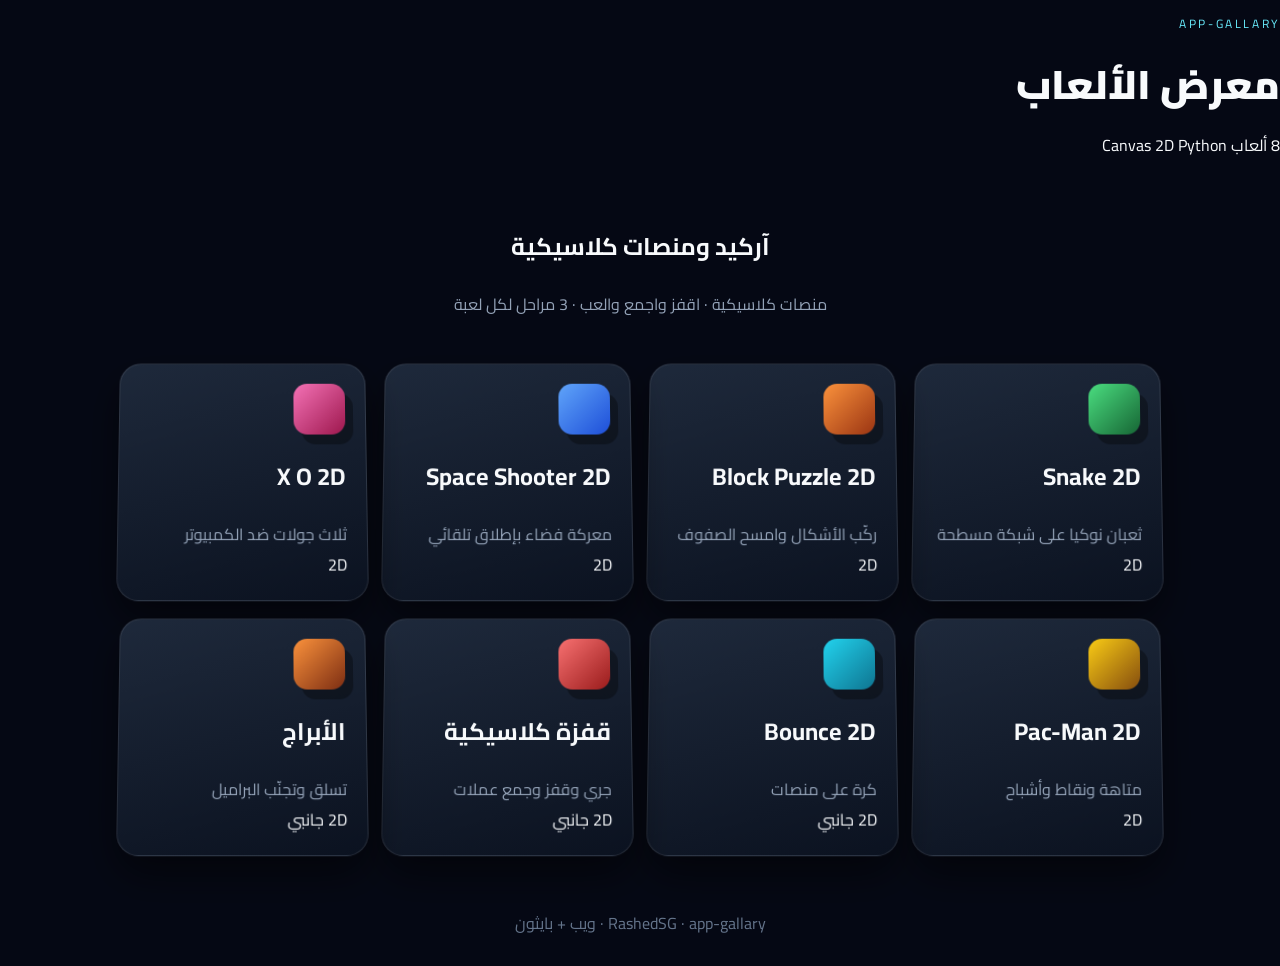
<file: index.html>
<!DOCTYPE html>
<html lang="ar" dir="rtl">
<head>
  <meta charset="UTF-8">
  <meta name="viewport" content="width=device-width, initial-scale=1.0, viewport-fit=cover">
  <meta name="theme-color" content="#7ec8f0">
  <title>معرض الألعاب ثنائي الأبعاد</title>
  <link href="https://fonts.googleapis.com/css2?family=Cairo:wght@400;600;700;800;900&display=swap" rel="stylesheet">
  <link rel="stylesheet" href="style.css">
</head>
<body>
  <div class="shell">
    <nav class="nav">
      <div class="brand">
        <div class="logo"></div>
        <div>
          <p class="kicker">APP-GALLARY</p>
          <h1>معرض الألعاب</h1>
        </div>
      </div>
      <div class="pills">
        <span class="pill">8 ألعاب</span>
        <span class="pill">Canvas 2D</span>
        <span class="pill">Python</span>
      </div>
    </nav>
    <header class="hero">
      <h2>آركيد ومنصات كلاسيكية</h2>
      <p class="sub">منصات كلاسيكية · اقفز واجمع والعب · 3 مراحل لكل لعبة</p>
    </header>
    <main class="grid">
      <a class="card c1" href="games/snake.html"><div class="cube"></div><h2>Snake 2D</h2><p>ثعبان نوكيا على شبكة مسطحة</p><span class="tag">2D</span></a>
      <a class="card c2" href="games/block-puzzle.html"><div class="cube"></div><h2>Block Puzzle 2D</h2><p>ركّب الأشكال وامسح الصفوف</p><span class="tag">2D</span></a>
      <a class="card c3" href="games/space-shooter.html"><div class="cube"></div><h2>Space Shooter 2D</h2><p>معركة فضاء بإطلاق تلقائي</p><span class="tag">2D</span></a>
      <a class="card c4" href="games/xo.html"><div class="cube"></div><h2>X O 2D</h2><p>ثلاث جولات ضد الكمبيوتر</p><span class="tag">2D</span></a>
      <a class="card c5" href="games/pacman.html"><div class="cube"></div><h2>Pac-Man 2D</h2><p>متاهة ونقاط وأشباح</p><span class="tag">2D</span></a>
      <a class="card c6" href="games/bounce.html"><div class="cube"></div><h2>Bounce 2D</h2><p>كرة على منصات</p><span class="tag">2D جانبي</span></a>
      <a class="card c7" href="games/leap.html"><div class="cube"></div><h2>قفزة كلاسيكية</h2><p>جري وقفز وجمع عملات</p><span class="tag">2D جانبي</span></a>
      <a class="card c8" href="games/towers.html"><div class="cube"></div><h2>الأبراج</h2><p>تسلق وتجنّب البراميل</p><span class="tag">2D جانبي</span></a>
    </main>
    <footer>RashedSG · app-gallary · ويب + بايثون</footer>
  </div>
</body>
</html>
</file>
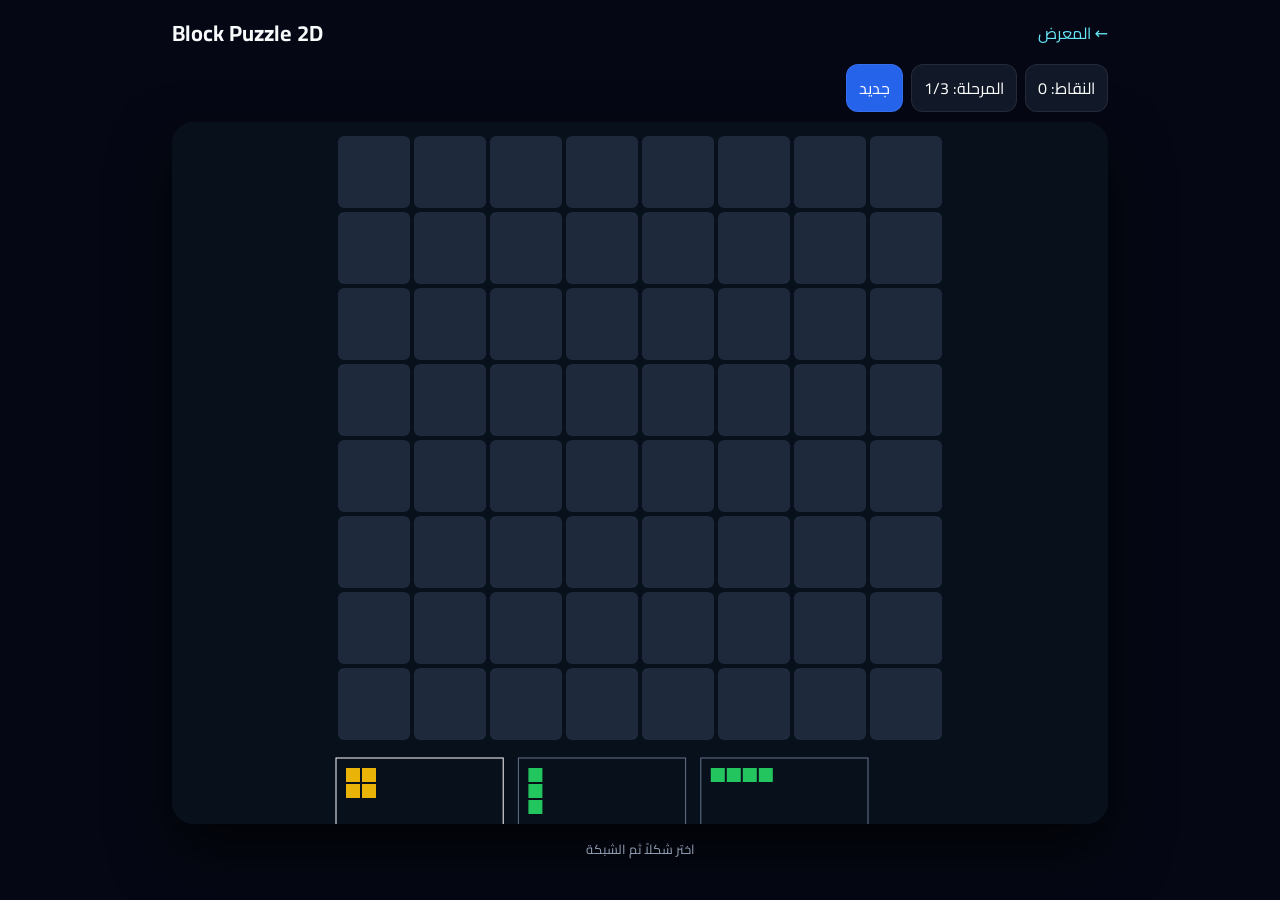
<file: games/block-puzzle.html>
<!DOCTYPE html><html lang="ar" dir="rtl"><head><meta charset="UTF-8"><meta name="viewport" content="width=device-width,initial-scale=1"><title>Block Puzzle 2D</title><link href="https://fonts.googleapis.com/css2?family=Cairo:wght@600;800&display=swap" rel="stylesheet"><link rel="stylesheet" href="../style.css"></head><body><div class="game-wrap"><div class="topbar"><a href="../index.html">← المعرض</a><h2>Block Puzzle 2D</h2></div><div class="hud"><span id="score">0</span><span id="lvl">1/3</span><button id="go">جديد</button></div><div id="view"></div><p class="hint">اختر شكلاً ثم الشبكة</p></div>
<script type="module">
import {makeAudio} from '../audio.js'; import {boot2D,clear} from '../look.js';
const SFX=makeAudio(), view=document.getElementById('view'), {ctx}=boot2D(view);
const G=8, SH=[[[1,1],[1,1]],[[1,1,1]],[[1],[1],[1]],[[1,1,1,1]],[[1,1,1],[1,0,0]]], COLS=['#f97316','#22c55e','#3b82f6','#eab308'];
let occ,pieces,used,cols,pick,score,level;
function reset(){occ=[...Array(G)].map(()=>Array(G).fill(0));score=0;level=1;pick=0;spawn();ui();SFX.start()}
function spawn(){pieces=[0,0,0].map(()=>SH[(Math.random()*SH.length)|0]);used=[false,false,false];cols=[0,0,0].map(()=>COLS[(Math.random()*COLS.length)|0])}
function ui(){document.getElementById('score').textContent='النقاط: '+score;document.getElementById('lvl').textContent='المرحلة: '+level+'/3'}
function layout(){const w=view.clientWidth,h=view.clientHeight,s=Math.max(10,Math.min((w-24)/G,(h-90)/G)|0);return {s,ox:(w-s*G)/2,oy:12}}
function can(sh,gx,gy){for(let j=0;j<sh.length;j++)for(let i=0;i<sh[0].length;i++){if(!sh[j][i])continue;const X=gx+i,Y=gy+j;if(X<0||Y<0||X>=G||Y>=G||occ[Y][X])return false}return true}
function place(sh,gx,gy,c){sh.forEach((row,j)=>row.forEach((v,i)=>{if(v)occ[gy+j][gx+i]=c}));let cl=0;for(let i=0;i<G;i++){if(occ[i].every(Boolean)){occ[i].fill(0);cl++}if(occ.every(r=>r[i])){occ.forEach(r=>r[i]=0);cl++}}score+=sh.flat().filter(Boolean).length;SFX.place();if(cl&&level<3){level++;SFX.level()}ui()}
view.addEventListener('pointerdown',e=>{const r=view.getBoundingClientRect(),L=layout(),px=e.clientX-r.left,py=e.clientY-r.top;
if(py>L.oy+L.s*G+8){const i=((px-L.ox)/(L.s*2.4))|0;if(i>=0&&i<3&&!used[i])pick=i;return}
const gx=((px-L.ox)/L.s)|0,gy=((py-L.oy)/L.s)|0;
if(gx>=0&&gy>=0&&gx<G&&gy<G&&!used[pick]&&can(pieces[pick],gx,gy)){place(pieces[pick],gx,gy,cols[pick]);used[pick]=true;if(used.every(Boolean))spawn()}});
document.getElementById('go').onclick=reset;
function loop(){clear(ctx,view,'#08101c');const L=layout();
for(let y=0;y<G;y++)for(let x=0;x<G;x++){ctx.fillStyle=occ[y][x]||'#1e293b';ctx.beginPath();ctx.roundRect(L.ox+x*L.s+2,L.oy+y*L.s+2,L.s-4,L.s-4,6);ctx.fill()}
pieces.forEach((sh,i)=>{const bx=L.ox+i*L.s*2.4,by=L.oy+L.s*G+16;ctx.strokeStyle=i===pick?'#fff':'#64748b';ctx.strokeRect(bx,by,L.s*2.2,L.s*2.2);if(used[i])return;sh.forEach((row,j)=>row.forEach((v,k)=>{if(!v)return;ctx.fillStyle=cols[i];ctx.fillRect(bx+10+k*16,by+10+j*16,14,14)}))});
requestAnimationFrame(loop)} reset(); requestAnimationFrame(loop);
</script></body></html>
</file>
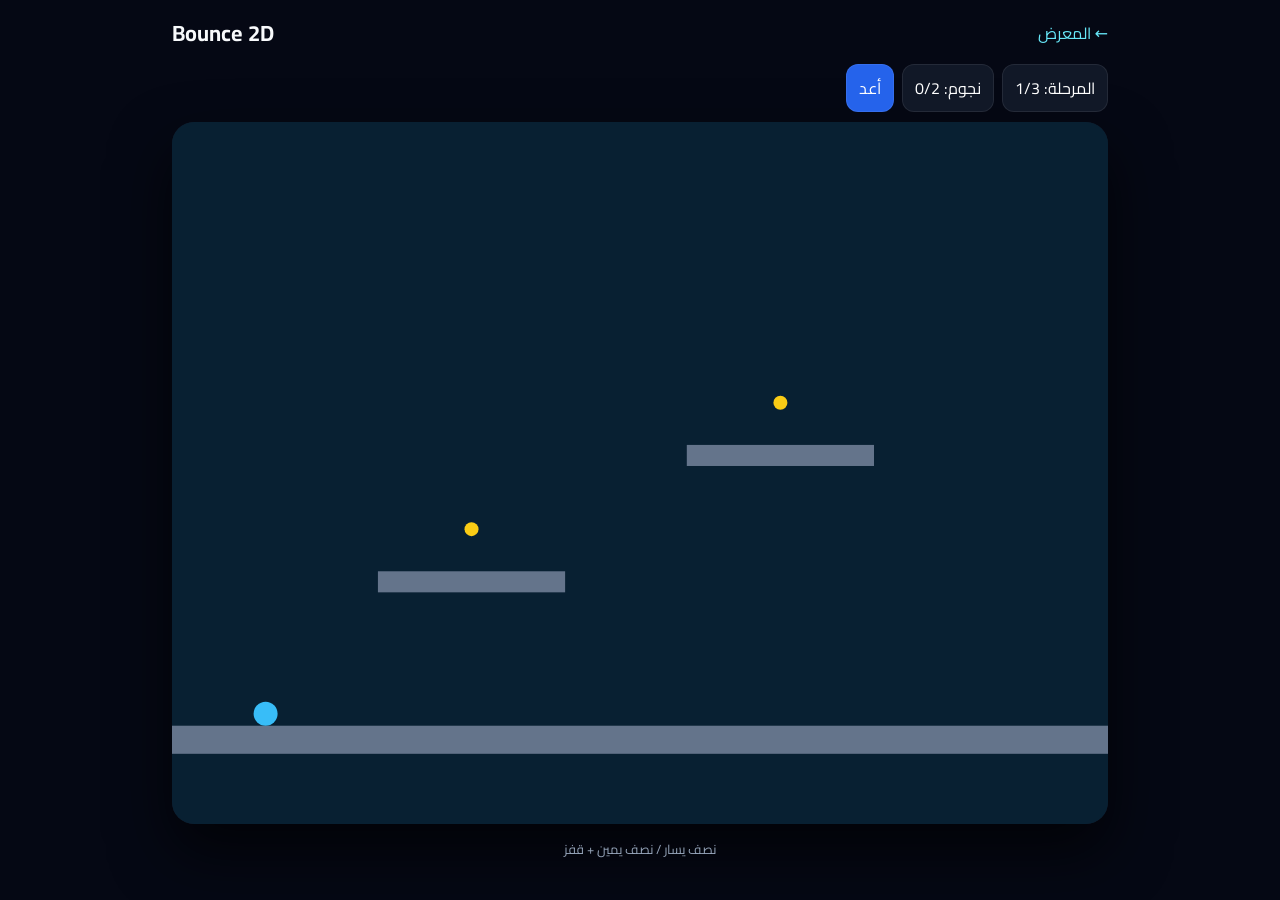
<file: games/bounce.html>
<!DOCTYPE html><html lang="ar" dir="rtl"><head><meta charset="UTF-8"><meta name="viewport" content="width=device-width,initial-scale=1"><title>Bounce 2D</title><link href="https://fonts.googleapis.com/css2?family=Cairo:wght@600;800&display=swap" rel="stylesheet"><link rel="stylesheet" href="../style.css"></head><body><div class="game-wrap"><div class="topbar"><a href="../index.html">← المعرض</a><h2>Bounce 2D</h2></div><div class="hud"><span id="lvl">1/3</span><span id="stars">0</span><button id="go">أعد</button></div><div id="view"></div><p class="hint">نصف يسار / نصف يمين + قفز</p></div>
<script type="module">
import {makeAudio} from '../audio.js'; import {boot2D,clear} from '../look.js';
const SFX=makeAudio(), view=document.getElementById('view'), {ctx}=boot2D(view);
const levels=[[{x:0,y:.86,w:1,h:.04},{x:.22,y:.64,w:.2,h:.03},{x:.55,y:.46,w:.2,h:.03}],[{x:0,y:.9,w:.42,h:.04},{x:.52,y:.9,w:.42,h:.04},{x:.3,y:.66,w:.18,h:.03},{x:.62,y:.46,w:.18,h:.03}],[{x:0,y:.9,w:.3,h:.04},{x:.4,y:.7,w:.2,h:.03},{x:.66,y:.5,w:.18,h:.03},{x:.82,y:.32,w:.14,h:.03}]];
let L,plats,x,y,vx,vy,stars,got,dead,win,keys={},gnd;
function load(){plats=levels[L].map(p=>({...p}));x=.1;y=.7;vx=0;vy=0;stars=plats.slice(1).map(p=>({x:p.x+p.w/2,y:p.y-.06}));got=new Set();dead=false;win=false;document.getElementById('lvl').textContent='المرحلة: '+(L+1)+'/3';document.getElementById('stars').textContent='نجوم: 0/'+stars.length}
function reset(){L=0;load()}
addEventListener('keydown',e=>keys[e.key]=true);addEventListener('keyup',e=>keys[e.key]=false);
view.addEventListener('pointerdown',e=>{const r=view.getBoundingClientRect();if(e.clientX-r.left<r.width/2)keys.ArrowLeft=true;else keys.ArrowRight=true;keys[' ']=true});
view.addEventListener('pointerup',()=>{keys.ArrowLeft=keys.ArrowRight=keys[' ']=false});
document.getElementById('go').onclick=reset;
let last=performance.now();
function loop(now){const dt=Math.min(.033,(now-last)/1000);last=now;const w=view.clientWidth,h=view.clientHeight;
if(!dead&&!win){vx+=(keys.ArrowRight||keys.d?1.6:0)*dt-(keys.ArrowLeft||keys.a?1.6:0)*dt;vx*=Math.pow(.84,dt*60);vy+=2.6*dt;x+=vx*dt;y+=vy*dt;gnd=false;
plats.forEach(p=>{if(x>p.x&&x<p.x+p.w&&y>p.y&&y<p.y+p.h+.04&&vy>=0){y=p.y;vy=0;gnd=true}});
if(gnd&&(keys.ArrowUp||keys.w||keys[' '])){vy=-1.05;SFX.move();keys[' ']=keys.ArrowUp=false}
if(y>1.2){dead=true;SFX.hit()}
stars.forEach((s,i)=>{if(!got.has(i)&&Math.hypot(x-s.x,y-s.y)<.05){got.add(i);SFX.gold();document.getElementById('stars').textContent='نجوم: '+got.size+'/'+stars.length}});
if(got.size===stars.length){if(L<2){L++;load()}else win=true}}
clear(ctx,view,'#082032');ctx.fillStyle='#64748b';plats.forEach(p=>ctx.fillRect(p.x*w,p.y*h,p.w*w,Math.max(8,p.h*h)));
ctx.fillStyle='#facc15';stars.forEach((s,i)=>{if(!got.has(i)){ctx.beginPath();ctx.arc(s.x*w,s.y*h,7,0,7);ctx.fill()}});
ctx.fillStyle='#38bdf8';ctx.beginPath();ctx.arc(x*w,y*h-12,12,0,7);ctx.fill();requestAnimationFrame(loop)}
reset();requestAnimationFrame(loop);
</script></body></html>
</file>
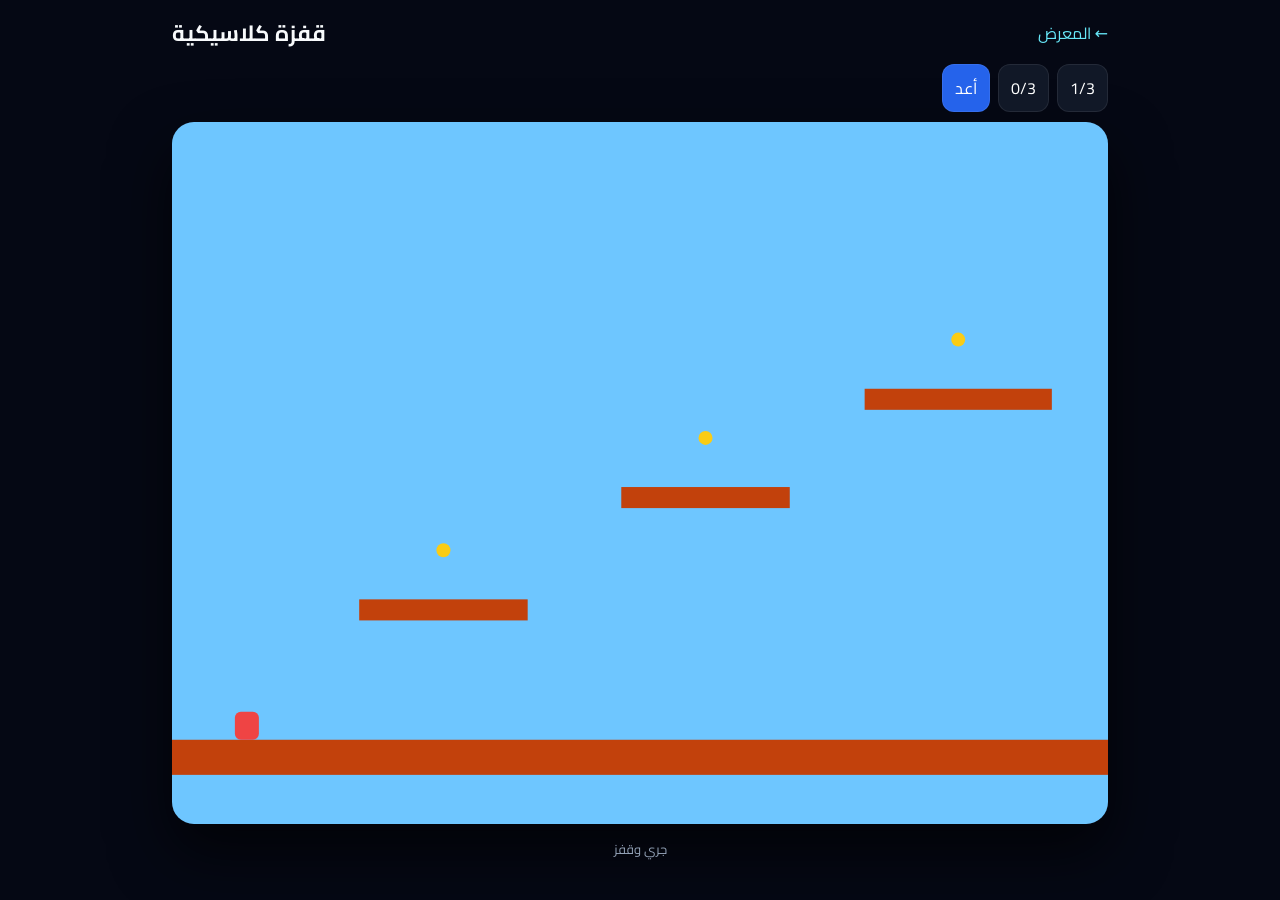
<file: games/leap.html>
<!DOCTYPE html><html lang="ar" dir="rtl"><head><meta charset="UTF-8"><meta name="viewport" content="width=device-width,initial-scale=1"><title>قفزة 2D</title><link href="https://fonts.googleapis.com/css2?family=Cairo:wght@600;800&display=swap" rel="stylesheet"><link rel="stylesheet" href="../style.css"></head><body><div class="game-wrap"><div class="topbar"><a href="../index.html">← المعرض</a><h2>قفزة كلاسيكية</h2></div><div class="hud"><span id="lvl">1/3</span><span id="coins">0</span><button id="go">أعد</button></div><div id="view"></div><p class="hint">جري وقفز</p></div>
<script type="module">
import {makeAudio} from '../audio.js';import {boot2D,clear} from '../look.js';
const SFX=makeAudio(),view=document.getElementById('view'),{ctx}=boot2D(view);
const levels=[[{x:0,y:.88,w:1,h:.05},{x:.2,y:.68,w:.18,h:.03},{x:.48,y:.52,w:.18,h:.03},{x:.74,y:.38,w:.2,h:.03}],[{x:0,y:.9,w:.4,h:.04},{x:.5,y:.9,w:.5,h:.04},{x:.28,y:.7,w:.16,h:.03},{x:.55,y:.54,w:.16,h:.03},{x:.78,y:.38,w:.18,h:.03}],[{x:0,y:.9,w:.32,h:.04},{x:.4,y:.74,w:.18,h:.03},{x:.62,y:.58,w:.16,h:.03},{x:.8,y:.4,w:.16,h:.03}]];
let L,plats,x,y,vx,vy,coins,got,dead,win,keys={};
function load(){plats=levels[L].map(p=>({...p}));x=.08;y=.7;vx=0;vy=0;coins=plats.slice(1).map(p=>({x:p.x+p.w/2,y:p.y-.07}));got=new Set();dead=false;win=false;document.getElementById('lvl').textContent=(L+1)+'/3';document.getElementById('coins').textContent='0/'+coins.length}
function reset(){L=0;load()}
addEventListener('keydown',e=>keys[e.key]=true);addEventListener('keyup',e=>keys[e.key]=false);
view.addEventListener('pointerdown',e=>{const r=view.getBoundingClientRect();if(e.clientX-r.left<r.width/2)keys.ArrowLeft=true;else keys.ArrowRight=true;keys[' ']=true});
view.addEventListener('pointerup',()=>{keys.ArrowLeft=keys.ArrowRight=keys[' ']=false});
document.getElementById('go').onclick=reset;
let last=performance.now();
function loop(now){const dt=Math.min(.033,(now-last)/1000);last=now;const w=view.clientWidth,h=view.clientHeight;
if(!dead&&!win){vx+=(keys.ArrowRight||keys.d?1.8:0)*dt-(keys.ArrowLeft||keys.a?1.8:0)*dt;vx*=Math.pow(.82,dt*60);vy+=2.8*dt;x+=vx*dt;y+=vy*dt;
plats.forEach(p=>{if(x>p.x&&x<p.x+p.w&&y>p.y&&y<p.y+p.h+.05&&vy>=0){y=p.y;vy=0;if(keys.ArrowUp||keys.w||keys[' ']){vy=-1.12;SFX.move();keys[' ']=false}}});
if(y>1.2)dead=true;coins.forEach((c,i)=>{if(!got.has(i)&&Math.hypot(x-c.x,y-c.y)<.06){got.add(i);SFX.gold();document.getElementById('coins').textContent=got.size+'/'+coins.length}});if(got.size===coins.length){if(L<2){L++;load()}else win=true}}
clear(ctx,view,'#6ec6ff');ctx.fillStyle='#c2410c';plats.forEach(p=>ctx.fillRect(p.x*w,p.y*h,p.w*w,Math.max(10,p.h*h)));
ctx.fillStyle='#facc15';coins.forEach((c,i)=>{if(!got.has(i)){ctx.beginPath();ctx.arc(c.x*w,c.y*h,7,0,7);ctx.fill()}});
ctx.fillStyle='#ef4444';ctx.beginPath();ctx.roundRect(x*w-12,y*h-28,24,28,6);ctx.fill();requestAnimationFrame(loop)}
reset();requestAnimationFrame(loop);
</script></body></html>
</file>
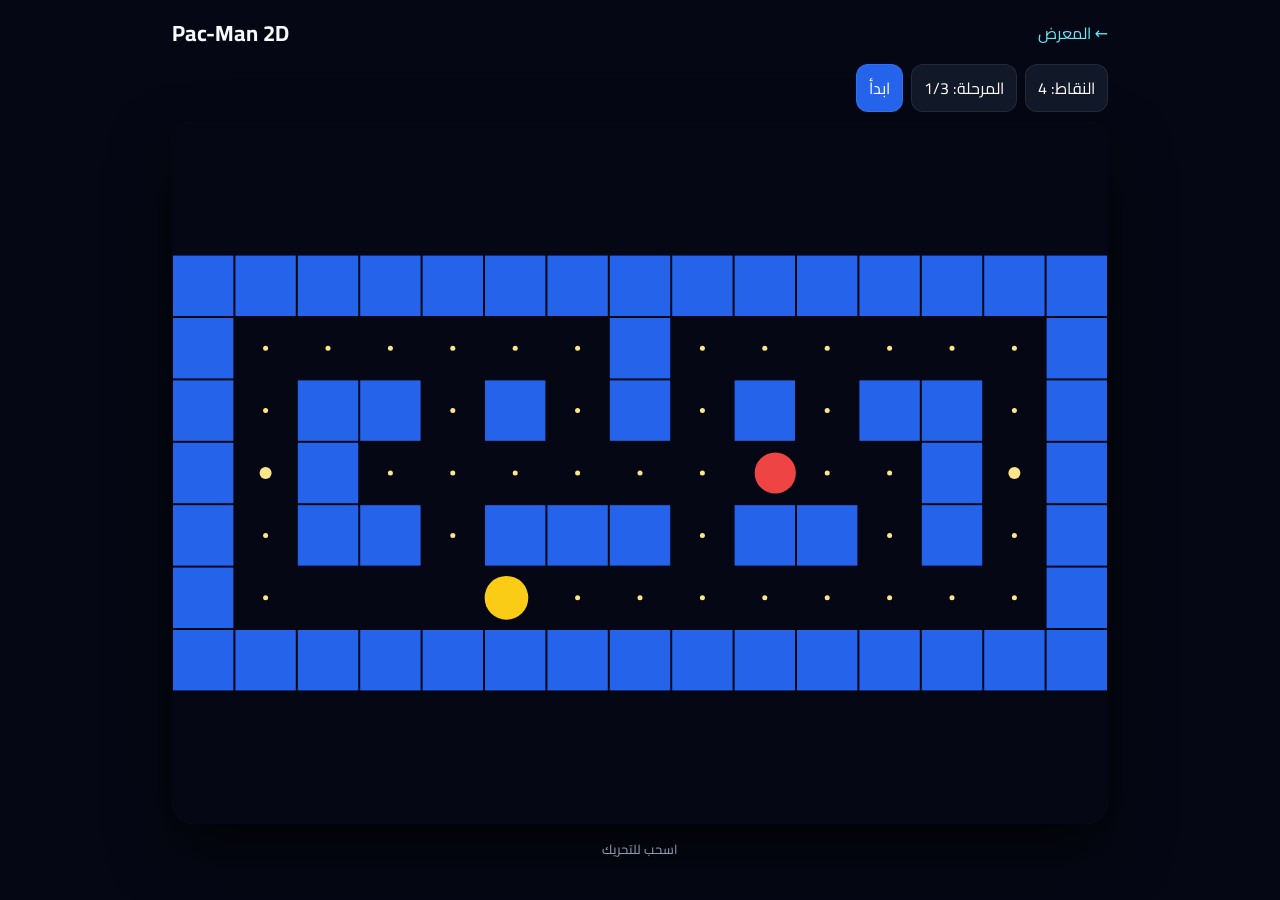
<file: games/pacman.html>
<!DOCTYPE html><html lang="ar" dir="rtl"><head><meta charset="UTF-8"><meta name="viewport" content="width=device-width,initial-scale=1"><title>Pac-Man 2D</title><link href="https://fonts.googleapis.com/css2?family=Cairo:wght@600;800&display=swap" rel="stylesheet"><link rel="stylesheet" href="../style.css"></head><body><div class="game-wrap"><div class="topbar"><a href="../index.html">← المعرض</a><h2>Pac-Man 2D</h2></div><div class="hud"><span id="score">النقاط: 0</span><span id="lvl">المرحلة: 1/3</span><button id="go">ابدأ</button></div><div id="view"></div><p class="hint">اسحب للتحريك</p></div>
<script type="module">
import {makeAudio} from '../audio.js';
import {boot2D,clear} from '../look.js';
const SFX=makeAudio();
const MAP=['###############','#......#......#','#.##.#.#.#.##.#','#o#.........#o#','#.##.###.##.#.#','#.............#','###############'];
const R=MAP.length,C=MAP[0].length, view=document.getElementById('view'), {ctx}=boot2D(view);
let px,py,d,nd,dots,gx,gy,gdir,score,level,alive;
function walk(x,y){return MAP[y|0]&&MAP[y|0][x|0]&&MAP[y|0][x|0]!=='#'}
function spawnDots(){dots=[]; for(let y=0;y<R;y++)for(let x=0;x<C;x++) if('.o'.includes(MAP[y][x])) dots.push({x,y,p:MAP[y][x]==='o'?5:1})}
function reset(){px=1.5;py=5;d={x:1,y:0};nd=d;gx=7;gy=3;gdir=1;score=0;level=1;alive=true;spawnDots();ui();SFX.start()}
function ui(){document.getElementById('score').textContent='النقاط: '+score; document.getElementById('lvl').textContent='المرحلة: '+level+'/3'}
function setDir(x,y){nd={x,y}}
addEventListener('keydown',e=>{const m={ArrowLeft:[-1,0],a:[-1,0],ArrowRight:[1,0],d:[1,0],ArrowUp:[0,-1],w:[0,-1],ArrowDown:[0,1],s:[0,1]}; const v=m[e.key]; if(v)setDir(v[0],v[1])});
let sx,sy; view.addEventListener('pointerdown',e=>{sx=e.clientX;sy=e.clientY});
view.addEventListener('pointerup',e=>{const dx=e.clientX-sx,dy=e.clientY-sy; if(Math.hypot(dx,dy)<10)return; if(Math.abs(dx)>Math.abs(dy)) setDir(dx>0?1:-1,0); else setDir(0,dy>0?1:-1)});
document.getElementById('go').onclick=reset;
let last=performance.now();
function loop(now){
  const dt=Math.min(.04,(now-last)/1000); last=now;
  if(alive){
    if(walk(px+nd.x*.2,py+nd.y*.2)) d=nd;
    const nx=px+d.x*3.1*dt, ny=py+d.y*3.1*dt; if(walk(nx,ny)){px=nx;py=ny}
    dots=dots.filter(o=>{if(Math.hypot(o.x-px,o.y-py)<.4){score+=o.p;SFX.eat();ui();return false} return true});
    if(!walk(gx+gdir*.15,gy)) gdir*=-1; gx+=gdir*2*dt;
    if(Math.hypot(gx-px,gy-py)<.45){alive=false;SFX.hit()}
    if(!dots.length){if(level<3){level++;SFX.level();px=1.5;py=5;spawnDots();ui()} else {alive=false;SFX.win()}}
  }
  const w=view.clientWidth,h=view.clientHeight,cs=Math.min(w/C,(h-8)/R), ox=(w-cs*C)/2, oy=(h-cs*R)/2;
  clear(ctx,view,'#050814');
  for(let y=0;y<R;y++)for(let x=0;x<C;x++) if(MAP[y][x]==='#'){ctx.fillStyle='#2563eb'; ctx.fillRect(ox+x*cs+1,oy+y*cs+1,cs-2,cs-2)}
  dots.forEach(o=>{ctx.fillStyle='#fde68a'; ctx.beginPath(); ctx.arc(ox+(o.x+.5)*cs,oy+(o.y+.5)*cs,o.p>1?6:2.5,0,7); ctx.fill()});
  ctx.fillStyle='#facc15'; ctx.beginPath(); ctx.arc(ox+(px+.5)*cs,oy+(py+.5)*cs,cs*.35,0,7); ctx.fill();
  ctx.fillStyle='#ef4444'; ctx.beginPath(); ctx.arc(ox+(gx+.5)*cs,oy+(gy+.5)*cs,cs*.33,0,7); ctx.fill();
  requestAnimationFrame(loop);
}
reset(); requestAnimationFrame(loop);
</script></body></html>
</file>
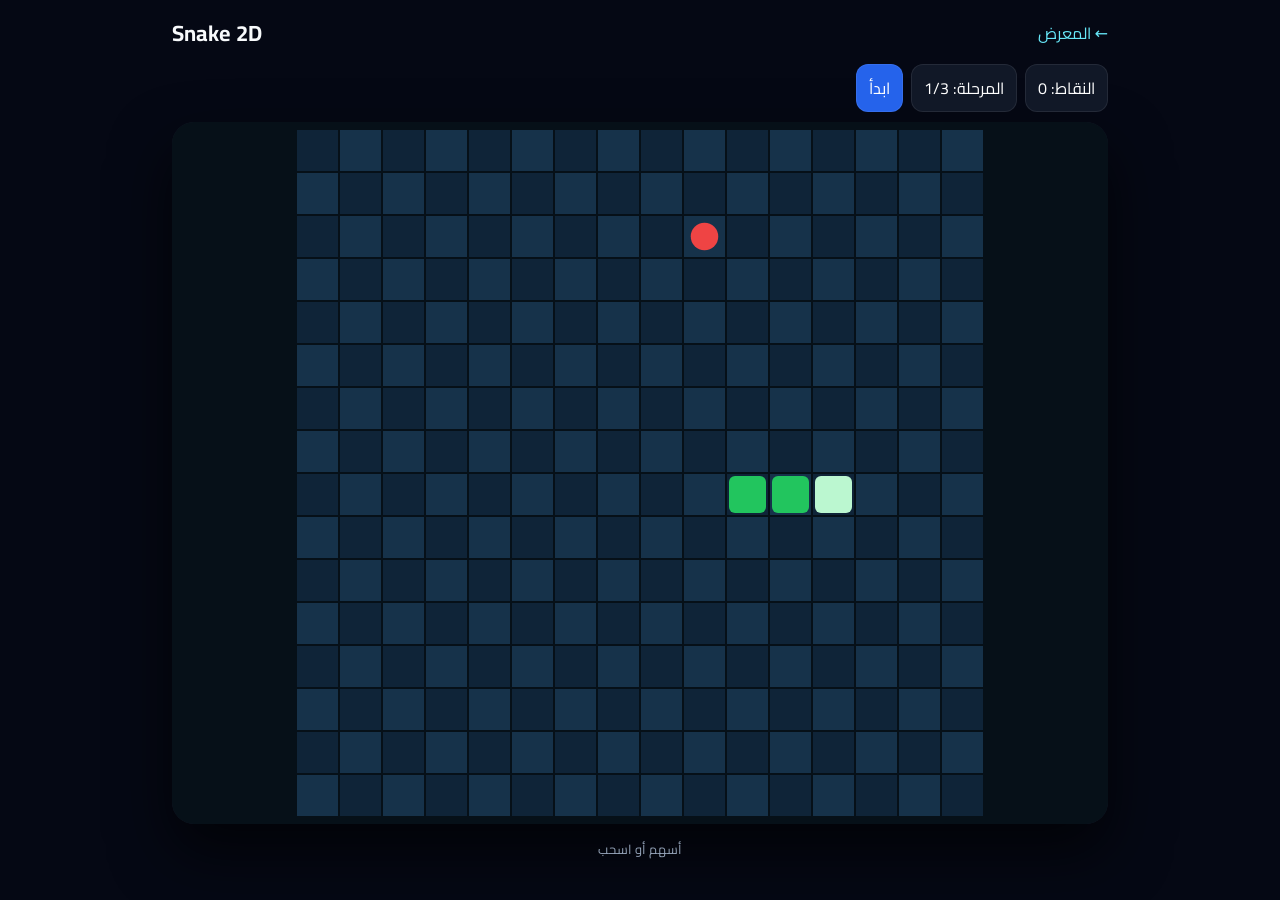
<file: games/snake.html>
<!DOCTYPE html><html lang="ar" dir="rtl"><head><meta charset="UTF-8"><meta name="viewport" content="width=device-width,initial-scale=1"><title>Snake 2D</title><link href="https://fonts.googleapis.com/css2?family=Cairo:wght@600;800&display=swap" rel="stylesheet"><link rel="stylesheet" href="../style.css"></head><body><div class="game-wrap"><div class="topbar"><a href="../index.html">← المعرض</a><h2>Snake 2D</h2></div><div class="hud"><span id="score">النقاط: 0</span><span id="lvl">المرحلة: 1/3</span><button id="go">ابدأ</button></div><div id="view"></div><p class="hint">أسهم أو اسحب</p></div>
<script type="module">
import {makeAudio} from '../audio.js';
import {boot2D,clear} from '../look.js';
const SFX=makeAudio(); const view=document.getElementById('view'); const {ctx}=boot2D(view); const N=16;
let snake,dir,nd,food,score,alive,acc=0,step=.16,level=1;
function geom(){const w=view.clientWidth,h=view.clientHeight; const s=Math.floor(Math.min(w,h-8)/N); return {s,ox:(w-s*N)/2,oy:(h-s*N)/2}}
function reset(){snake=[{x:6,y:8},{x:5,y:8},{x:4,y:8}]; dir={x:1,y:0}; nd=dir; score=0; alive=true; acc=0; level=1; step=.16; place(); SFX.start(); ui()}
function place(){do{food={x:(Math.random()*N)|0,y:(Math.random()*N)|0}}while(snake.some(s=>s.x===food.x&&s.y===food.y))}
function ui(){document.getElementById('score').textContent='النقاط: '+score; document.getElementById('lvl').textContent='المرحلة: '+level+'/3'}
function tick(){if(!alive)return; dir=nd; const h={x:snake[0].x+dir.x,y:snake[0].y+dir.y}; if(h.x<0||h.y<0||h.x>=N||h.y>=N||snake.some(s=>s.x===h.x&&s.y===h.y)){alive=false;SFX.hit();return} snake.unshift(h); if(h.x===food.x&&h.y===food.y){score++;SFX.eat(); if(level<3&&score>=level*8){level++;step=Math.max(.09,step-.025);SFX.level()} place()} else snake.pop(); ui()}
function setDir(x,y){if(dir.x+x===0&&dir.y+y===0)return; nd={x,y}}
addEventListener('keydown',e=>{const m={ArrowLeft:[-1,0],a:[-1,0],ArrowRight:[1,0],d:[1,0],ArrowUp:[0,-1],w:[0,-1],ArrowDown:[0,1],s:[0,1]}; const v=m[e.key]; if(v) setDir(v[0],v[1])});
let sx,sy; view.addEventListener('pointerdown',e=>{sx=e.clientX;sy=e.clientY});
view.addEventListener('pointerup',e=>{const dx=e.clientX-sx,dy=e.clientY-sy; if(Math.hypot(dx,dy)<12)return; if(Math.abs(dx)>Math.abs(dy)) setDir(dx>0?1:-1,0); else setDir(0,dy>0?1:-1)});
document.getElementById('go').onclick=reset;
let last=performance.now();
function loop(now){const dt=Math.min(.05,(now-last)/1000); last=now; acc+=dt; while(acc>step){acc-=step;tick()} const {s,ox,oy}=geom(); clear(ctx,view,'#061018');
for(let y=0;y<N;y++)for(let x=0;x<N;x++){ctx.fillStyle=(x+y)%2?'#16324a':'#0f2438';ctx.fillRect(ox+x*s+1,oy+y*s+1,s-2,s-2)}
ctx.fillStyle='#ef4444'; ctx.beginPath(); ctx.arc(ox+food.x*s+s/2,oy+food.y*s+s/2,s*.32,0,7); ctx.fill();
snake.forEach((p,i)=>{ctx.fillStyle=i?'#22c55e':'#bbf7d0'; ctx.beginPath(); ctx.roundRect(ox+p.x*s+3,oy+p.y*s+3,s-6,s-6,6); ctx.fill()});
requestAnimationFrame(loop)} reset(); requestAnimationFrame(loop);
</script></body></html>
</file>
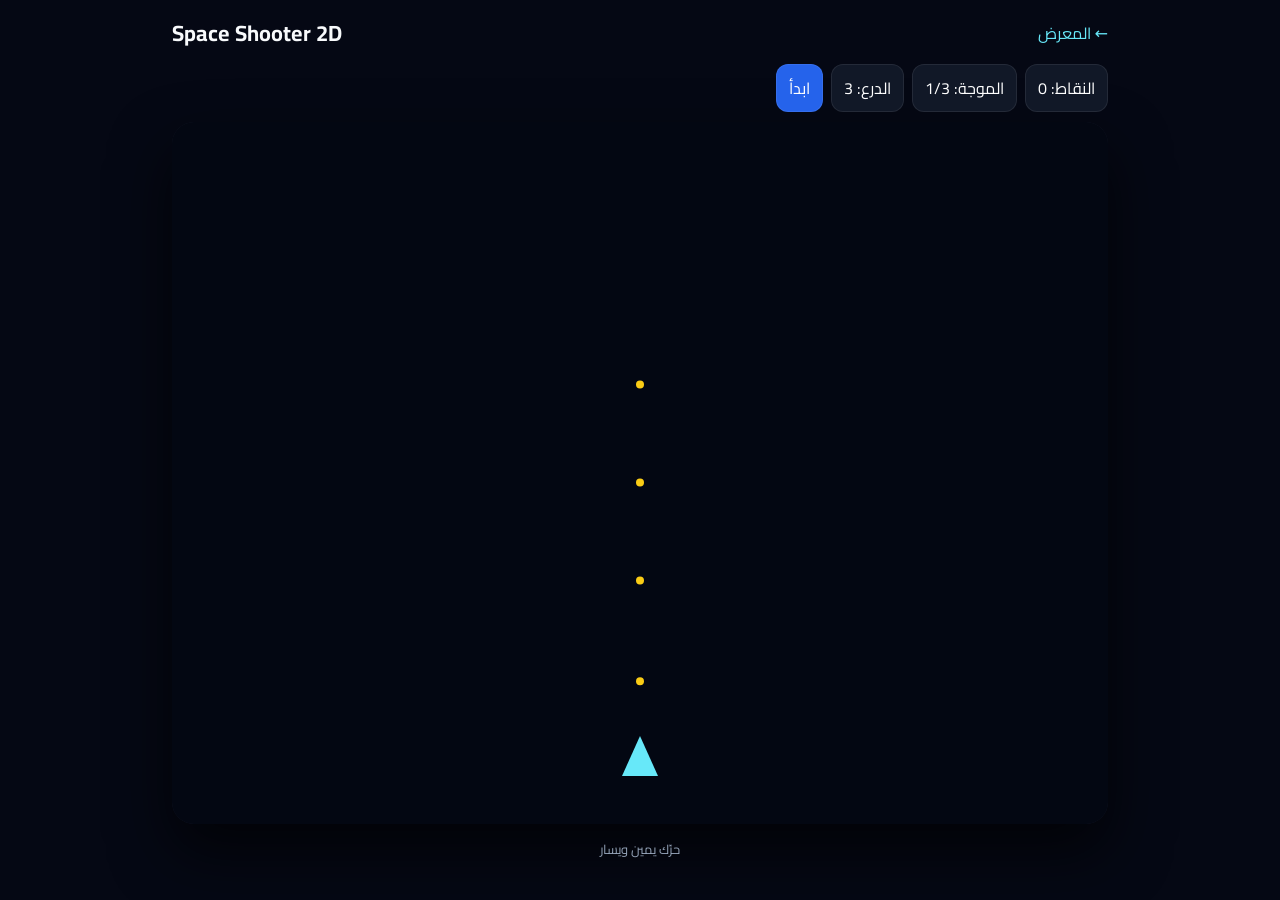
<file: games/space-shooter.html>
<!DOCTYPE html><html lang="ar" dir="rtl"><head><meta charset="UTF-8"><meta name="viewport" content="width=device-width,initial-scale=1"><title>Space 2D</title><link href="https://fonts.googleapis.com/css2?family=Cairo:wght@600;800&display=swap" rel="stylesheet"><link rel="stylesheet" href="../style.css"></head><body><div class="game-wrap"><div class="topbar"><a href="../index.html">← المعرض</a><h2>Space Shooter 2D</h2></div><div class="hud"><span id="score">النقاط: 0</span><span id="lvl">الموجة: 1/3</span><span id="hp">الدرع: 3</span><button id="go">ابدأ</button></div><div id="view"></div><p class="hint">حرّك يمين ويسار</p></div>
<script type="module">
import {makeAudio} from '../audio.js';
import {boot2D,clear} from '../look.js';
const SFX=makeAudio(); const view=document.getElementById('view'); const {ctx}=boot2D(view);
let x,target,bullets,enemies,score,hp,wave,run,t;
function reset(){x=.5;target=.5;bullets=[];enemies=[];score=0;hp=3;wave=1;run=true;t=0;ui();SFX.start()}
function ui(){scoreEl('score','النقاط: '+score); scoreEl('lvl','الموجة: '+wave+'/3'); scoreEl('hp','الدرع: '+hp)}
function scoreEl(id,v){document.getElementById(id).textContent=v}
function aim(e){const r=view.getBoundingClientRect(); target=Math.min(.95,Math.max(.05,(e.clientX-r.left)/r.width))}
view.addEventListener('pointerdown',aim); view.addEventListener('pointermove',aim);
document.getElementById('go').onclick=reset;
let last=performance.now();
function loop(now){
  const dt=Math.min(.04,(now-last)/1000); last=now; t+=dt;
  const w=view.clientWidth,h=view.clientHeight;
  if(run){
    x+=(target-x)*Math.min(1,dt*8);
    if(t>.22){t=0;bullets.push({x:x*w,y:h-70});SFX.shoot()}
    if(Math.random()<dt*(.9+wave*.35)) enemies.push({x:40+Math.random()*(w-80),y:-20});
    bullets.forEach(b=>b.y-=420*dt); enemies.forEach(e=>e.y+=(140+score)*dt);
    bullets.forEach(b=>enemies.forEach(e=>{if(Math.hypot(b.x-e.x,b.y-e.y)<28){e.dead=true;b.y=-9;score++;SFX.eat();if(wave<3&&score>=wave*8){wave++;SFX.level()}ui()}}));
    enemies.forEach(e=>{if(e.y>h-20||Math.hypot(e.x-x*w,e.y-(h-54))<30){e.dead=true;hp--;SFX.hit();ui();if(hp<=0)run=false}});
    bullets=bullets.filter(b=>b.y>-10); enemies=enemies.filter(e=>!e.dead&&e.y<h+30);
  }
  clear(ctx,view,'#030712');
  ctx.fillStyle='#67e8f9'; ctx.beginPath(); ctx.moveTo(x*w,h-88); ctx.lineTo(x*w-18,h-48); ctx.lineTo(x*w+18,h-48); ctx.fill();
  ctx.fillStyle='#facc15'; bullets.forEach(b=>{ctx.beginPath();ctx.arc(b.x,b.y,4,0,7);ctx.fill()});
  ctx.fillStyle='#fb7185'; enemies.forEach(e=>{ctx.beginPath();ctx.moveTo(e.x,e.y+16);ctx.lineTo(e.x-14,e.y-10);ctx.lineTo(e.x+14,e.y-10);ctx.fill()});
  requestAnimationFrame(loop);
}
reset(); requestAnimationFrame(loop);
</script></body></html>
</file>
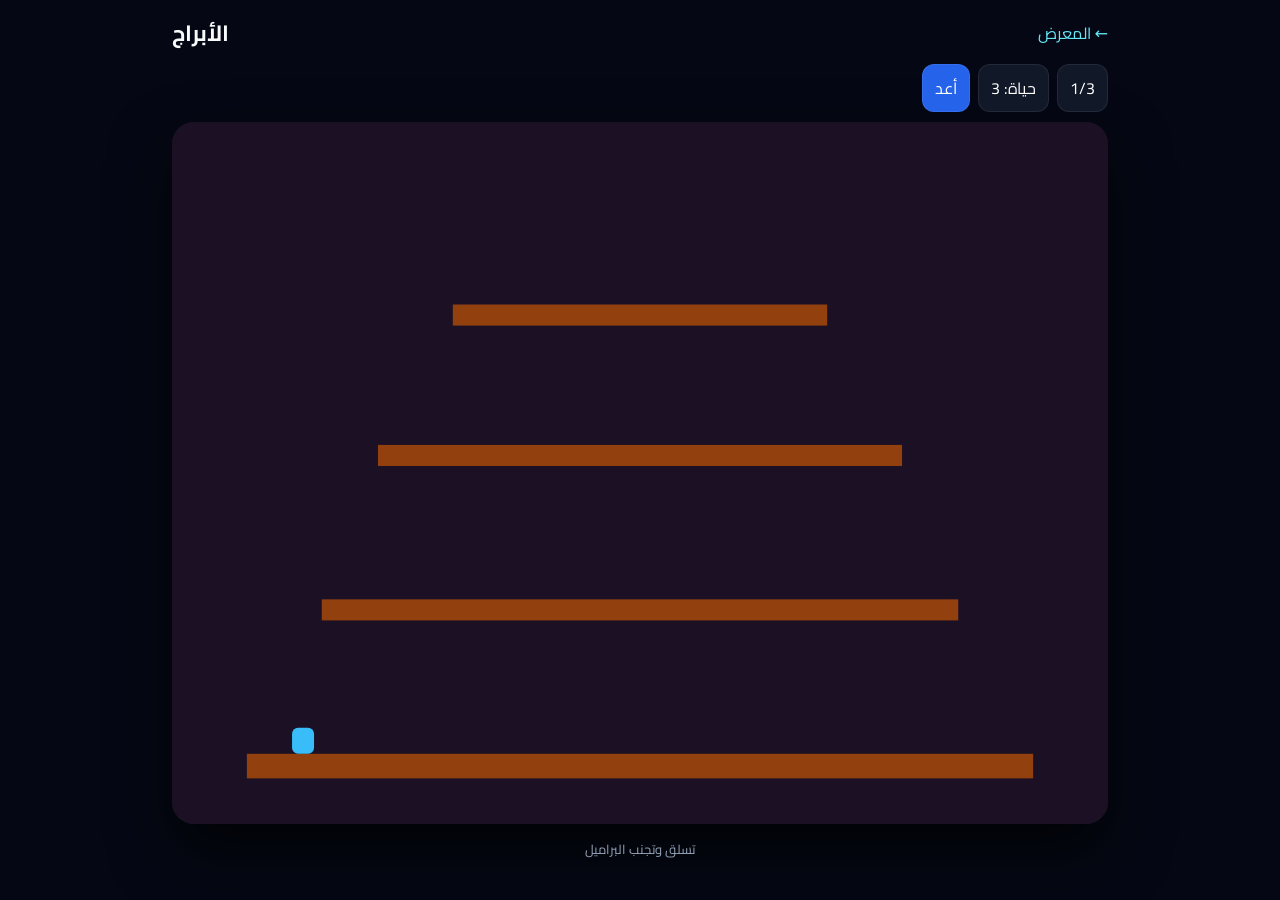
<file: games/towers.html>
<!DOCTYPE html><html lang="ar" dir="rtl"><head><meta charset="UTF-8"><meta name="viewport" content="width=device-width,initial-scale=1"><title>الأبراج 2D</title><link href="https://fonts.googleapis.com/css2?family=Cairo:wght@600;800&display=swap" rel="stylesheet"><link rel="stylesheet" href="../style.css"></head><body><div class="game-wrap"><div class="topbar"><a href="../index.html">← المعرض</a><h2>الأبراج</h2></div><div class="hud"><span id="lvl">1/3</span><span id="hp">3</span><button id="go">أعد</button></div><div id="view"></div><p class="hint">تسلق وتجنب البراميل</p></div>
<script type="module">
import {makeAudio} from '../audio.js';import {boot2D,clear} from '../look.js';
const SFX=makeAudio(),view=document.getElementById('view'),{ctx}=boot2D(view);
const floors=[[{x:.08,y:.9,w:.84,h:.035},{x:.16,y:.68,w:.68,h:.03},{x:.22,y:.46,w:.56,h:.03},{x:.3,y:.26,w:.4,h:.03}],[{x:.08,y:.9,w:.84,h:.035},{x:.2,y:.68,w:.6,h:.03},{x:.14,y:.46,w:.6,h:.03},{x:.28,y:.24,w:.5,h:.03}],[{x:.08,y:.92,w:.84,h:.03},{x:.1,y:.72,w:.48,h:.03},{x:.42,y:.54,w:.48,h:.03},{x:.16,y:.36,w:.48,h:.03},{x:.4,y:.18,w:.36,h:.03}]];
let L,plats,x,y,vx,vy,hp,dead,win,keys={},barrels,acc;
function load(){plats=floors[L].map(p=>({...p}));x=.14;y=.82;vx=0;vy=0;dead=false;win=false;barrels=[];acc=0;document.getElementById('lvl').textContent=(L+1)+'/3';document.getElementById('hp').textContent='حياة: '+hp}
function reset(){hp=3;L=0;load()}
addEventListener('keydown',e=>keys[e.key]=true);addEventListener('keyup',e=>keys[e.key]=false);
view.addEventListener('pointerdown',e=>{const r=view.getBoundingClientRect();if(e.clientX-r.left<r.width/2)keys.ArrowLeft=true;else keys.ArrowRight=true;keys[' ']=true});
view.addEventListener('pointerup',()=>{keys.ArrowLeft=keys.ArrowRight=keys[' ']=false});
document.getElementById('go').onclick=reset;
let last=performance.now();
function loop(now){const dt=Math.min(.033,(now-last)/1000);last=now;const w=view.clientWidth,h=view.clientHeight;
if(!dead&&!win){vx+=(keys.ArrowRight||keys.d?1.5:0)*dt-(keys.ArrowLeft||keys.a?1.5:0)*dt;vx*=Math.pow(.84,dt*60);vy+=2.5*dt;x+=vx*dt;y+=vy*dt;
plats.forEach(p=>{if(x>p.x&&x<p.x+p.w&&y>p.y&&y<p.y+p.h+.05&&vy>=0){y=p.y;vy=0;if(keys[' ']||keys.ArrowUp){vy=-1;SFX.move();keys[' ']=false}}});
if(y>1.15){hp--;if(hp<=0)dead=true;else load()}
acc+=dt;if(acc>1.15){acc=0;const t=plats.at(-1);barrels.push({x:t.x+t.w/2,y:t.y,vx:(Math.random()>.5?1:-1)*.22,vy:0})}
barrels.forEach(b=>{b.vy+=2.2*dt;b.x+=b.vx*dt;b.y+=b.vy*dt;plats.forEach(p=>{if(b.x>p.x&&b.x<p.x+p.w&&b.y>p.y&&b.y<p.y+.05&&b.vy>=0){b.y=p.y;b.vy=0}});if(Math.hypot(x-b.x,y-b.y)<.045){hp--;b.y=2;document.getElementById('hp').textContent='حياة: '+hp;if(hp<=0)dead=true}});
barrels=barrels.filter(b=>b.y<1.2);const g=plats.at(-1);if(Math.abs(x-(g.x+g.w/2))<.08&&y<g.y+.02){if(L<2){L++;load()}else win=true}}
clear(ctx,view,'#1b1024');ctx.fillStyle='#92400e';plats.forEach(p=>ctx.fillRect(p.x*w,p.y*h,p.w*w,Math.max(10,p.h*h)));
ctx.fillStyle='#78350f';barrels.forEach(b=>{ctx.beginPath();ctx.arc(b.x*w,b.y*h-8,9,0,7);ctx.fill()});
ctx.fillStyle='#38bdf8';ctx.beginPath();ctx.roundRect(x*w-11,y*h-26,22,26,6);ctx.fill();
requestAnimationFrame(loop)}
reset();requestAnimationFrame(loop);
</script></body></html>
</file>
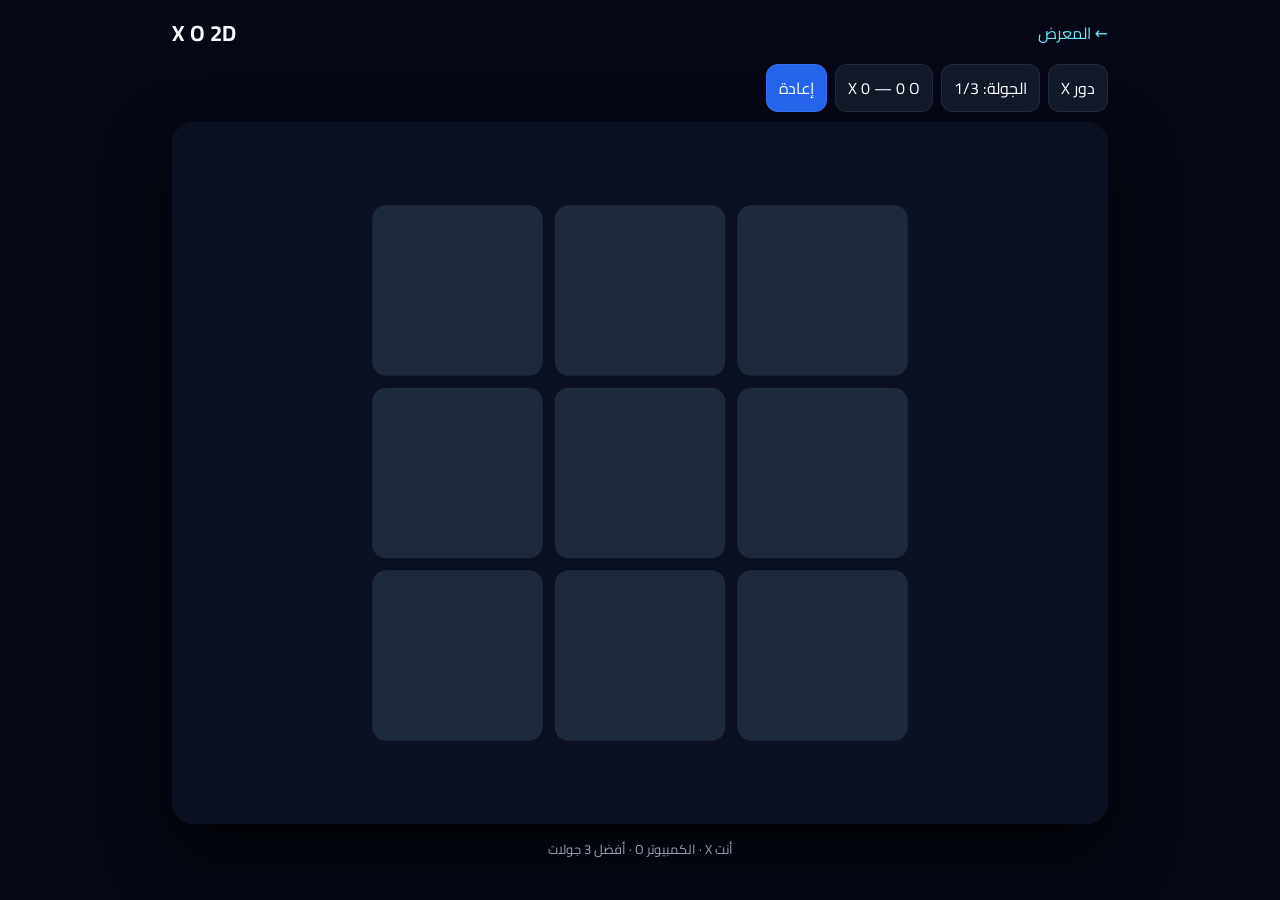
<file: games/xo.html>
<!DOCTYPE html>
<html lang="ar" dir="rtl">
<head>
  <meta charset="UTF-8"><meta name="viewport" content="width=device-width,initial-scale=1,viewport-fit=cover">
  <title>X O 2D</title>
  <link href="https://fonts.googleapis.com/css2?family=Cairo:wght@600;800&display=swap" rel="stylesheet">
  <link rel="stylesheet" href="../style.css">
</head>
<body>
  <div class="game-wrap">
    <div class="topbar"><a href="../index.html">← المعرض</a><h2>X O 2D</h2></div>
    <div class="hud">
      <span id="turn">دور X</span>
      <span id="lvl">الجولة: 1/3</span>
      <span id="sc">X 0 — 0 O</span>
      <button id="go">إعادة</button>
    </div>
    <div id="view"></div>
    <p class="hint">أنت X · الكمبيوتر O · أفضل 3 جولات</p>
  </div>
<script type="module">
import {makeAudio} from '../audio.js';
import {boot2D,clear} from '../look.js';
const SFX=makeAudio();
const view=document.getElementById('view');
const {ctx}=boot2D(view);
const LINES=[[0,1,2],[3,4,5],[6,7,8],[0,3,6],[1,4,7],[2,5,8],[0,4,8],[2,4,6]];
let cells,turn,locked,round,px,po,busy;
function ui(msg){
  document.getElementById('turn').textContent=msg;
  document.getElementById('lvl').textContent='الجولة: '+round+'/3';
  document.getElementById('sc').textContent='X '+px+' — '+po+' O';
}
function reset(){cells=Array(9).fill('');turn='X';locked=false;busy=false;round=1;px=0;po=0;ui('دور X');SFX.start()}
function winner(b=cells){for(const [a,c,d] of LINES) if(b[a]&&b[a]===b[c]&&b[a]===b[d]) return b[a]; return b.every(Boolean)?'تعادل':null}
function empty(){return cells.map((v,i)=>v?-1:i).filter(i=>i>=0)}
function aiMove(){
  const e=empty();
  for(const i of e){const t=cells.slice(); t[i]='O'; if(winner(t)==='O') return i}
  for(const i of e){const t=cells.slice(); t[i]='X'; if(winner(t)==='X') return i}
  if(e.includes(4)) return 4;
  const corners=e.filter(i=>[0,2,6,8].includes(i));
  if(corners.length) return corners[(Math.random()*corners.length)|0];
  return e[(Math.random()*e.length)|0];
}
function nextRound(w){
  locked=true;
  if(w==='X') px++; else if(w==='O') po++;
  ui(w==='تعادل'?'تعادل':('الفائز: '+w));
  if(round>=3){ SFX.win(); ui('النهاية  X '+px+' — '+po+' O'); return; }
  SFX.eat();
  setTimeout(()=>{cells=Array(9).fill('');turn='X';locked=false;busy=false;round++;ui('دور X');},800);
}
function play(i,who){
  if(locked||busy||i==null||i<0||i>8||cells[i]||who!==turn) return;
  cells[i]=who; SFX.place();
  const w=winner();
  if(w){ nextRound(w); return; }
  turn=who==='X'?'O':'X'; ui('دور '+turn);
  if(turn==='O'){ busy=true; setTimeout(()=>{ busy=false; play(aiMove(),'O'); },280); }
}
function board(){const w=view.clientWidth,h=view.clientHeight,s=Math.min(w,h)*0.78; return {s,x:(w-s)/2,y:(h-s)/2,g:s/3}}
view.addEventListener('pointerdown',e=>{
  if(turn!=='X'||locked||busy) return;
  const r=view.getBoundingClientRect(),b=board();
  const cx=e.clientX-r.left-b.x, cy=e.clientY-r.top-b.y;
  if(cx<0||cy<0||cx>b.s||cy>b.s) return;
  play(((cy/b.g)|0)*3+((cx/b.g)|0),'X');
});
document.getElementById('go').onclick=reset;
function loop(){
  clear(ctx,view,'#0b1020');
  const b=board();
  for(let i=0;i<9;i++){
    const col=i%3,row=(i/3)|0;
    const x=b.x+col*b.g+6, y=b.y+row*b.g+6, s=b.g-12;
    ctx.fillStyle='#1e293b';
    ctx.beginPath(); ctx.roundRect(x,y,s,s,14); ctx.fill();
    if(cells[i]){
      ctx.fillStyle=cells[i]==='X'?'#38bdf8':'#fb7185';
      ctx.font='700 '+Math.floor(s*0.55)+'px Cairo,sans-serif';
      ctx.textAlign='center'; ctx.textBaseline='middle';
      ctx.fillText(cells[i], x+s/2, y+s/2+2);
    }
  }
  requestAnimationFrame(loop);
}
reset(); requestAnimationFrame(loop);
</script></body></html>
</file>
<file: style.css>
:root{--bg:#050814;--text:#f8fafc;--muted:#94a3b8}*{box-sizing:border-box}html,body{margin:0;min-height:100%;font-family:Cairo,system-ui,sans-serif;background:#050814;color:var(--text)}.bg-orb{position:fixed;border-radius:50%;filter:blur(70px);opacity:.4;pointer-events:none}.o1{width:280px;height:280px;background:#2563eb;top:-50px;left:-40px}.o2{width:340px;height:340px;background:#7c3aed;bottom:8%;right:-80px}.o3{width:200px;height:200px;background:#06b6d4;bottom:-40px;left:35%}header{text-align:center;padding:44px 16px 8px;position:relative}.kicker{letter-spacing:.22em;color:#67e8f9;font-size:12px}h1{margin:8px 0;font-size:40px;font-weight:900}.sub{color:var(--muted)}.grid{display:grid;gap:16px;padding:18px;grid-template-columns:repeat(auto-fit,minmax(230px,1fr));max-width:1080px;margin:0 auto 36px}.card{display:block;text-decoration:none;color:inherit;background:linear-gradient(165deg,#1e293b,#0b1220);border:1px solid #ffffff1a;border-radius:22px;padding:20px;min-height:200px;box-shadow:0 18px 40px #0008;transform:perspective(800px) rotateX(6deg);transition:.2s}.card:hover{transform:perspective(800px) rotateX(0) translateY(-8px)}.cube{width:52px;height:52px;border-radius:14px;margin-bottom:14px;box-shadow:8px 10px 0 #0005}.c1 .cube{background:linear-gradient(135deg,#4ade80,#166534)}.c2 .cube{background:linear-gradient(135deg,#fb923c,#9a3412)}.c3 .cube{background:linear-gradient(135deg,#60a5fa,#1d4ed8)}.c4 .cube{background:linear-gradient(135deg,#f472b6,#9d174d)}.c5 .cube{background:linear-gradient(135deg,#facc15,#854d0e)}.c6 .cube{background:linear-gradient(135deg,#22d3ee,#0e7490)}.c7 .cube{background:linear-gradient(135deg,#f87171,#991b1b)}.c8 .cube{background:linear-gradient(135deg,#fb923c,#7c2d12)}.card p{color:var(--muted);margin:6px 0 0}footer{text-align:center;color:#64748b;padding-bottom:28px}.game-wrap{max-width:960px;margin:0 auto;padding:12px}.topbar{display:flex;justify-content:space-between;align-items:center;gap:10px;flex-wrap:wrap}.topbar a{color:#67e8f9;text-decoration:none}.hud{display:flex;gap:8px;flex-wrap:wrap;margin:10px 0}.hud span,.hud button{background:#111827;border:1px solid #ffffff14;color:#fff;border-radius:12px;padding:8px 12px;font:inherit;backdrop-filter:blur(10px)}.hud button{cursor:pointer;background:#2563eb}#view{width:100%;height:min(78vh,720px);border-radius:22px;overflow:hidden;background:#020617;box-shadow:0 28px 60px #000a, inset 0 0 0 1px #ffffff14}.topbar h2{margin:0;font-size:22px}.hint{color:#94a3b8;text-align:center;font-size:13px}
</file>
